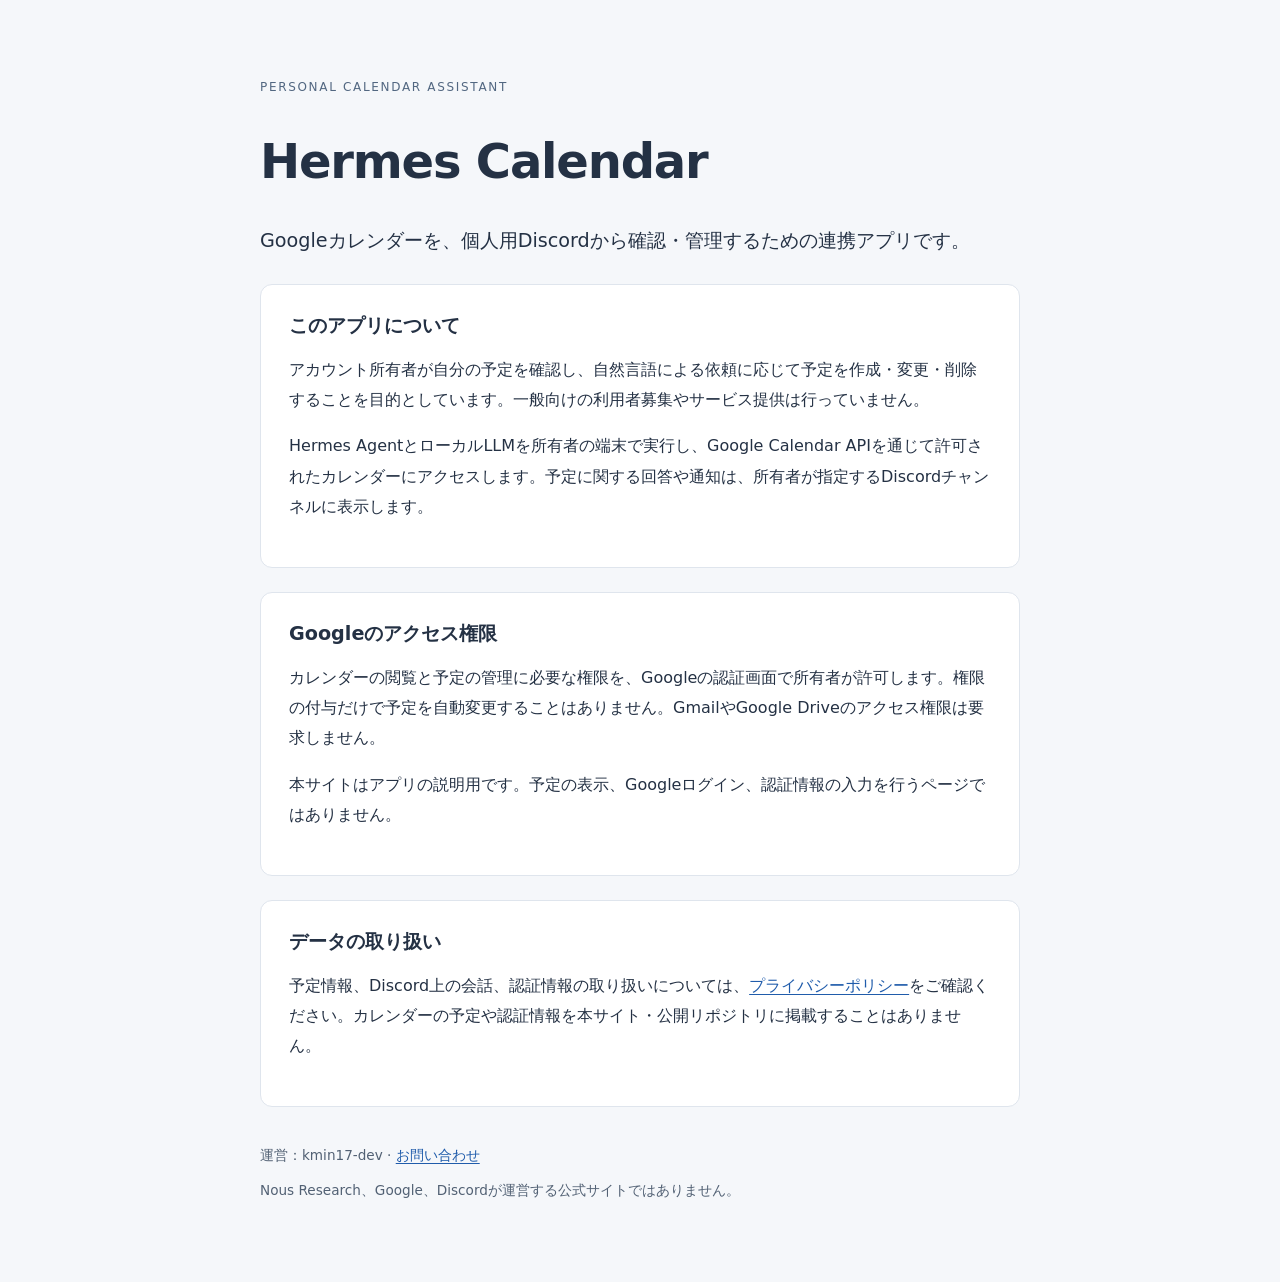
<file: index.html>
<!doctype html>
<html lang="ja"><head><meta charset="utf-8"><meta name="viewport" content="width=device-width,initial-scale=1"><title>Hermes Calendar</title><link rel="stylesheet" href="style.css"></head>
<body><main><p class="label">PERSONAL CALENDAR ASSISTANT</p><h1>Hermes Calendar</h1><p class="lead">Googleカレンダーを、個人用Discordから確認・管理するための連携アプリです。</p>
<section><h2>このアプリについて</h2><p>アカウント所有者が自分の予定を確認し、自然言語による依頼に応じて予定を作成・変更・削除することを目的としています。一般向けの利用者募集やサービス提供は行っていません。</p><p>Hermes AgentとローカルLLMを所有者の端末で実行し、Google Calendar APIを通じて許可されたカレンダーにアクセスします。予定に関する回答や通知は、所有者が指定するDiscordチャンネルに表示します。</p></section>
<section><h2>Googleのアクセス権限</h2><p>カレンダーの閲覧と予定の管理に必要な権限を、Googleの認証画面で所有者が許可します。権限の付与だけで予定を自動変更することはありません。GmailやGoogle Driveのアクセス権限は要求しません。</p><p>本サイトはアプリの説明用です。予定の表示、Googleログイン、認証情報の入力を行うページではありません。</p></section>
<section><h2>データの取り扱い</h2><p>予定情報、Discord上の会話、認証情報の取り扱いについては、<a href="privacy.html">プライバシーポリシー</a>をご確認ください。カレンダーの予定や認証情報を本サイト・公開リポジトリに掲載することはありません。</p></section>
<footer>運営：kmin17-dev · <a href="https://github.com/kmin17-dev/hermes-calendar/issues">お問い合わせ</a><p>Nous Research、Google、Discordが運営する公式サイトではありません。</p></footer></main></body></html>
</file>
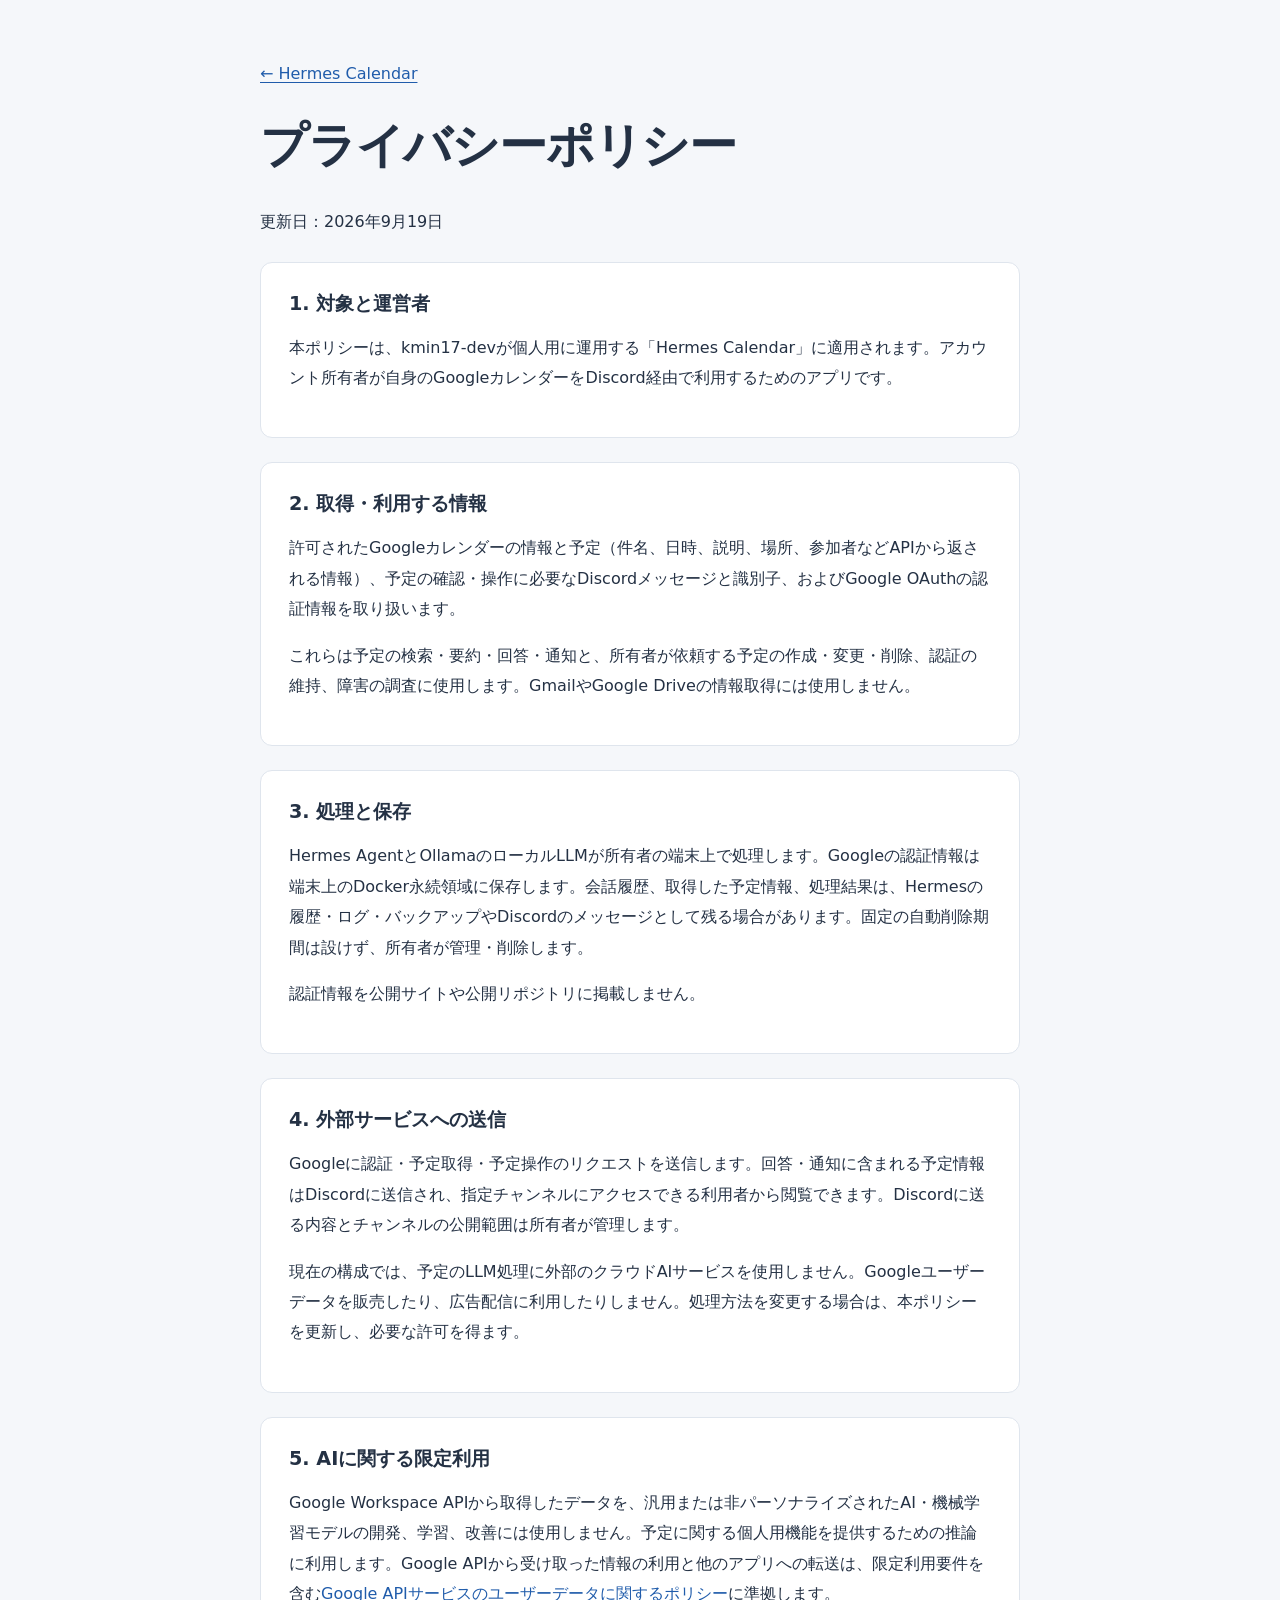
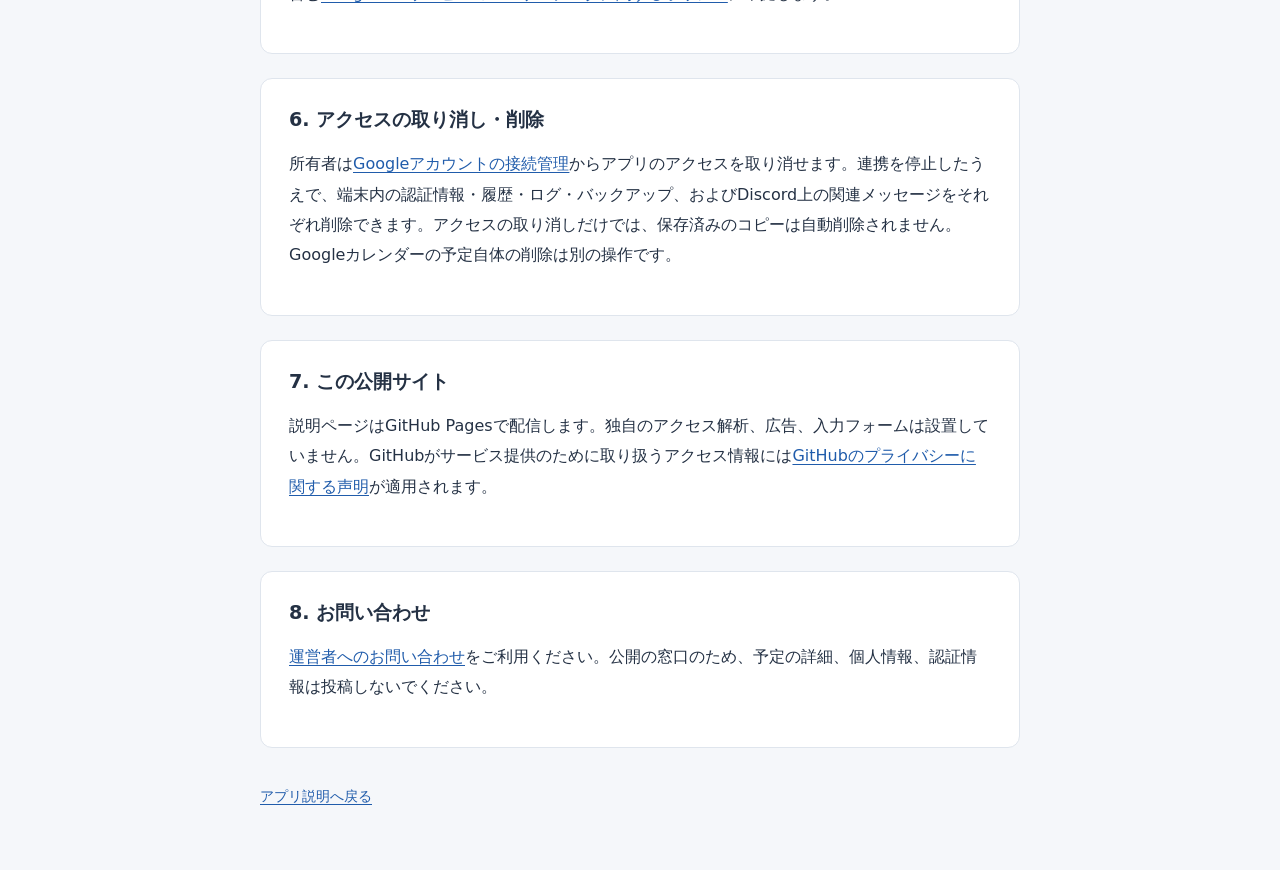
<file: privacy.html>
<!doctype html>
<html lang="ja"><head><meta charset="utf-8"><meta name="viewport" content="width=device-width,initial-scale=1"><title>プライバシーポリシー | Hermes Calendar</title><link rel="stylesheet" href="style.css"></head>
<body><main><nav><a href="index.html">← Hermes Calendar</a></nav><h1>プライバシーポリシー</h1><p>更新日：2026年9月19日</p>
<section><h2>1. 対象と運営者</h2><p>本ポリシーは、kmin17-devが個人用に運用する「Hermes Calendar」に適用されます。アカウント所有者が自身のGoogleカレンダーをDiscord経由で利用するためのアプリです。</p></section>
<section><h2>2. 取得・利用する情報</h2><p>許可されたGoogleカレンダーの情報と予定（件名、日時、説明、場所、参加者などAPIから返される情報）、予定の確認・操作に必要なDiscordメッセージと識別子、およびGoogle OAuthの認証情報を取り扱います。</p><p>これらは予定の検索・要約・回答・通知と、所有者が依頼する予定の作成・変更・削除、認証の維持、障害の調査に使用します。GmailやGoogle Driveの情報取得には使用しません。</p></section>
<section><h2>3. 処理と保存</h2><p>Hermes AgentとOllamaのローカルLLMが所有者の端末上で処理します。Googleの認証情報は端末上のDocker永続領域に保存します。会話履歴、取得した予定情報、処理結果は、Hermesの履歴・ログ・バックアップやDiscordのメッセージとして残る場合があります。固定の自動削除期間は設けず、所有者が管理・削除します。</p><p>認証情報を公開サイトや公開リポジトリに掲載しません。</p></section>
<section><h2>4. 外部サービスへの送信</h2><p>Googleに認証・予定取得・予定操作のリクエストを送信します。回答・通知に含まれる予定情報はDiscordに送信され、指定チャンネルにアクセスできる利用者から閲覧できます。Discordに送る内容とチャンネルの公開範囲は所有者が管理します。</p><p>現在の構成では、予定のLLM処理に外部のクラウドAIサービスを使用しません。Googleユーザーデータを販売したり、広告配信に利用したりしません。処理方法を変更する場合は、本ポリシーを更新し、必要な許可を得ます。</p></section>
<section><h2>5. AIに関する限定利用</h2><p>Google Workspace APIから取得したデータを、汎用または非パーソナライズされたAI・機械学習モデルの開発、学習、改善には使用しません。予定に関する個人用機能を提供するための推論に利用します。Google APIから受け取った情報の利用と他のアプリへの転送は、限定利用要件を含む<a href="https://developers.google.com/terms/api-services-user-data-policy">Google APIサービスのユーザーデータに関するポリシー</a>に準拠します。</p></section>
<section><h2>6. アクセスの取り消し・削除</h2><p>所有者は<a href="https://myaccount.google.com/connections">Googleアカウントの接続管理</a>からアプリのアクセスを取り消せます。連携を停止したうえで、端末内の認証情報・履歴・ログ・バックアップ、およびDiscord上の関連メッセージをそれぞれ削除できます。アクセスの取り消しだけでは、保存済みのコピーは自動削除されません。Googleカレンダーの予定自体の削除は別の操作です。</p></section>
<section><h2>7. この公開サイト</h2><p>説明ページはGitHub Pagesで配信します。独自のアクセス解析、広告、入力フォームは設置していません。GitHubがサービス提供のために取り扱うアクセス情報には<a href="https://docs.github.com/en/site-policy/privacy-policies/github-general-privacy-statement">GitHubのプライバシーに関する声明</a>が適用されます。</p></section>
<section><h2>8. お問い合わせ</h2><p><a href="https://github.com/kmin17-dev/hermes-calendar/issues">運営者へのお問い合わせ</a>をご利用ください。公開の窓口のため、予定の詳細、個人情報、認証情報は投稿しないでください。</p></section>
<footer><a href="index.html">アプリ説明へ戻る</a></footer></main></body></html>
</file>
<file: style.css>
:root{color-scheme:light;font-family:system-ui,-apple-system,"Segoe UI","Noto Sans JP",sans-serif;color:#243144;background:#f5f7fa}body{margin:0}main{max-width:760px;margin:auto;padding:64px 24px}h1{font-size:clamp(2rem,5vw,3rem);line-height:1.25;letter-spacing:-.025em}h2{font-size:1.2rem;margin-top:0}p{line-height:1.9}.label{font-size:.75rem;letter-spacing:.14em;color:#526781}.lead{font-size:1.2rem}section{padding:28px;margin:24px 0;background:white;border:1px solid #dfe5ed;border-radius:12px}a{color:#205cab;text-underline-offset:3px}a:focus-visible{outline:3px solid #d17b00;outline-offset:4px}footer{margin-top:40px;font-size:.85rem;color:#526174}nav{margin-bottom:32px}@media(max-width:480px){main{padding:32px 18px}section{padding:20px}}
</file>
